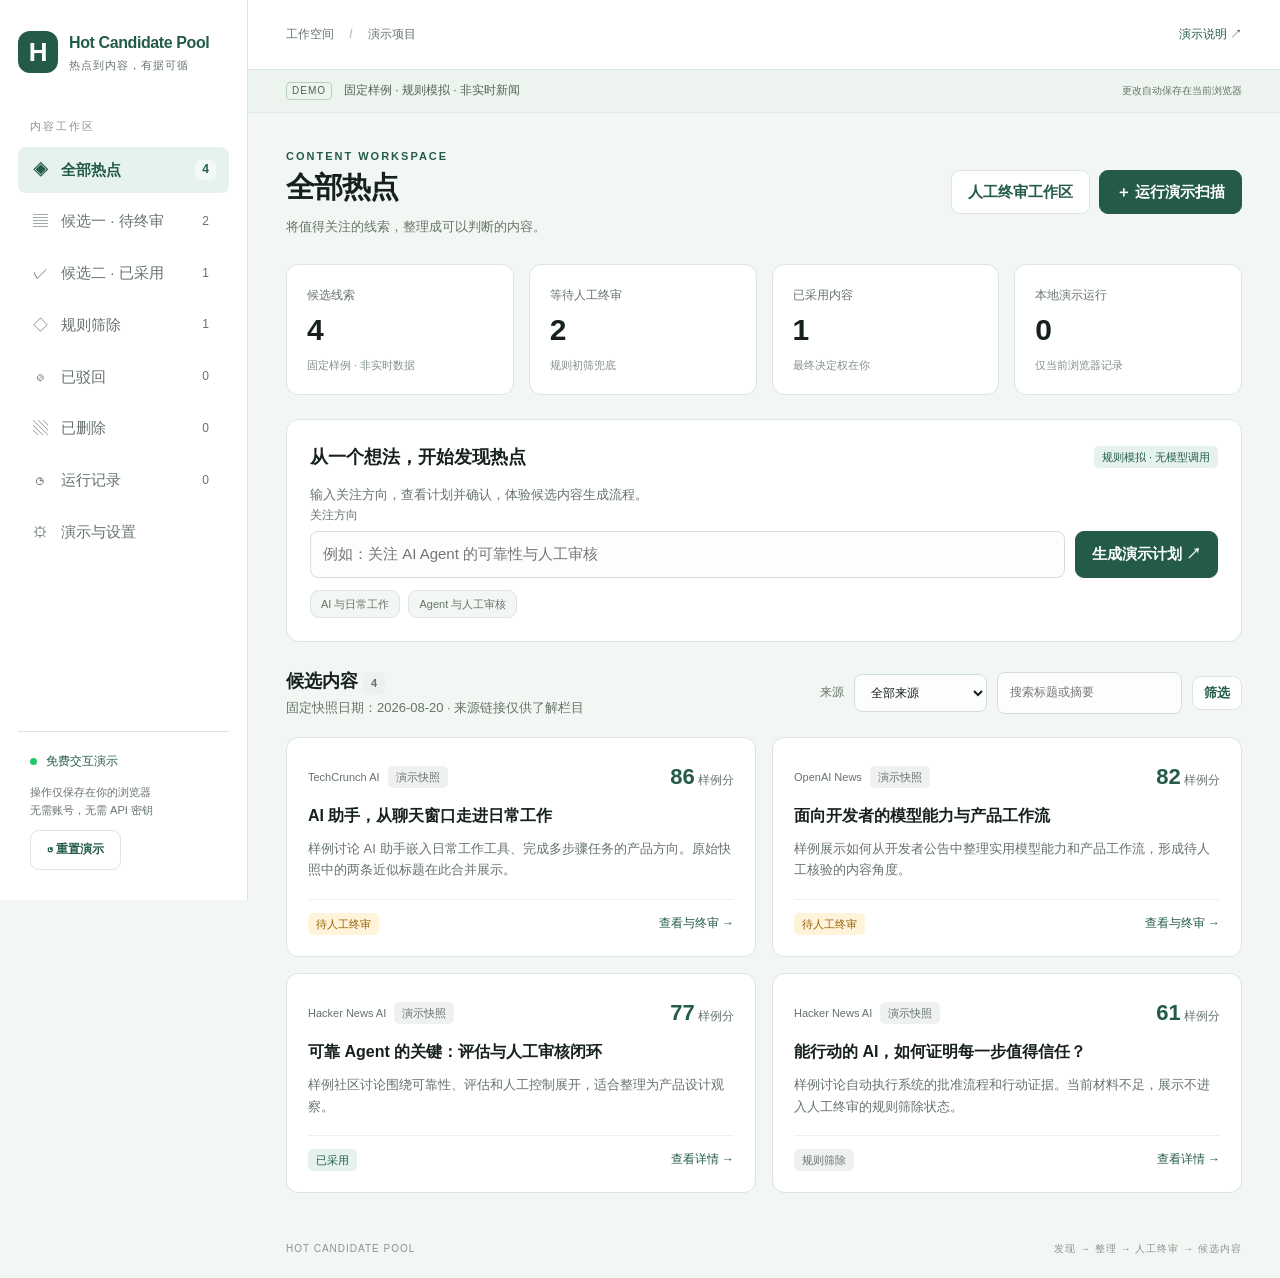
<file: demo/index.html>
<!doctype html>
<html lang="zh-CN">
<head>
  <meta charset="utf-8">
  <meta name="viewport" content="width=device-width,initial-scale=1">
  <meta name="description" content="从热点发现到人工终审，体验每日热点候选内容池的完整工作流。免费交互演示。">
  <title>候选内容池 · 交互演示</title>
  <link rel="icon" href="favicon.svg" type="image/svg+xml">
  <link rel="stylesheet" href="style.css">
  <script src="app.js" defer></script>
</head>
<body>
  <a class="skip" href="#main">跳到内容</a>
  <aside>
    <a class="brand" href="#/candidates"><span class="mark">H</span><span>Hot Candidate Pool<small>热点到内容，有据可循</small></span></a>
    <div class="nav-label">内容工作区</div>
    <nav id="nav" aria-label="主导航"></nav>
    <div class="side-bottom"><span class="dot"></span> 免费交互演示<p>操作仅保存在你的浏览器<br>无需账号，无需 API 密钥</p><button id="reset" class="quiet">↺ 重置演示</button></div>
  </aside>
  <div class="workspace">
    <header><span>工作空间 <b>/</b> 演示项目</span><a href="#/settings">演示说明 ↗</a></header>
    <div class="notice"><span>DEMO</span> 固定样例 · 规则模拟 · 非实时新闻 <small id="storage-note">更改自动保存在当前浏览器</small></div>
    <main id="main" tabindex="-1"></main>
    <footer>HOT CANDIDATE POOL <span>发现 → 整理 → 人工终审 → 候选内容</span></footer>
  </div>
  <div id="toast" role="status" aria-live="polite"></div>
  <dialog id="reset-dialog"><h2>重新开始演示？</h2><p>将清除本浏览器中的审核、聊天和运行记录，恢复初始样例。</p><form method="dialog"><button value="cancel" class="secondary">取消</button><button value="reset">重置全部样例</button></form></dialog>
  <noscript>此交互演示需要启用 JavaScript。完整 Python 应用可从 GitHub 仓库下载运行。</noscript>
</body>
</html>
</file>
<file: demo/style.css>
:root{color-scheme:light;--ink:#17211c;--muted:#66736b;--line:#dce5df;--paper:#f3f7f4;--forest:#245b48;--soft:#e6f2ec}
*{box-sizing:border-box}body{margin:0;background:var(--paper);color:var(--ink);font:15px/1.65 "Segoe UI","Microsoft YaHei",Arial,sans-serif}a{color:var(--forest);text-decoration:none}button,input,textarea,select{font:inherit}button,a,input,select,textarea{touch-action:manipulation}button{cursor:pointer;border:1px solid var(--forest);background:var(--forest);color:#fff;border-radius:9px;padding:9px 16px;font-weight:600}button:hover{filter:brightness(.94)}button:disabled{opacity:.5;cursor:default}button.secondary,.quiet{background:white;color:var(--forest);border-color:var(--line)}button.danger{background:#fff;color:#b83b45;border-color:#ebcbd0}button.small{padding:5px 11px;font-size:13px}:focus-visible{outline:3px solid #b86b08;outline-offset:3px}aside{position:fixed;inset:0 auto 0 0;width:248px;background:white;border-right:1px solid var(--line);padding:30px 18px;display:flex;flex-direction:column}.brand{display:flex;gap:11px;align-items:center;font-size:16px;font-weight:750;letter-spacing:-.4px}.brand small{display:block;font-size:11px;color:var(--muted);font-weight:400;letter-spacing:1px}.mark{background:var(--forest);color:white;border-radius:12px;width:40px;height:42px;display:grid;place-items:center;font-size:26px}.nav-label{font-size:11px;color:#8a968f;letter-spacing:2px;margin:42px 12px 12px}nav{display:grid;gap:5px}nav a{display:flex;align-items:center;gap:12px;padding:11px 13px;color:var(--muted);border-radius:8px}nav a.active{background:var(--soft);color:var(--forest);font-weight:650}nav a:hover{background:var(--paper)}nav a span:first-child{width:18px;text-align:center}nav .count{margin-left:auto;font-size:12px;background:#fff8;padding:0 7px;border-radius:5px}.side-bottom{margin-top:auto;padding:20px 12px 0;border-top:1px solid var(--line);font-size:12px;color:var(--forest)}.side-bottom p{color:var(--muted);font-size:11px}.dot{display:inline-block;width:7px;height:7px;border-radius:50%;background:#24c768;margin-right:6px}.workspace{margin-left:248px}header{height:70px;background:#fff;border-bottom:1px solid var(--line);display:flex;align-items:center;justify-content:space-between;padding:0 38px;color:var(--muted);font-size:12px}header b{margin:0 12px;color:#bac7bf}header a{font-size:12px}.notice{padding:11px 38px;border-bottom:1px solid #e3e9e5;background:#edf4ef;font-size:12px;color:#506358;display:flex;gap:12px;align-items:center}.notice>span{font-size:10px;letter-spacing:1px;border:1px solid #b8cfbf;border-radius:4px;padding:0 5px}.notice small{margin-left:auto;color:var(--muted)}main{max-width:1340px;margin:auto;padding:34px 38px 48px;min-height:calc(100vh - 175px)}.eyebrow{font-size:11px;letter-spacing:2px;color:var(--forest);font-weight:650;margin-bottom:4px}h1{font-size:29px;line-height:1.3;letter-spacing:-1px;margin:0 0 9px}h2{font-size:18px;margin:0}h3{font-size:16px;line-height:1.5;margin:9px 0}.muted,.subtitle{color:var(--muted)}.subtitle{margin:0;font-size:13px}.heading{display:flex;justify-content:space-between;align-items:center;gap:16px;margin-bottom:27px}.actions{display:flex;gap:9px;flex-wrap:wrap;align-items:center}.stats{display:grid;grid-template-columns:repeat(4,1fr);gap:15px;margin-bottom:24px}.stat{background:white;border:1px solid var(--line);border-radius:12px;padding:17px 20px}.stat small{color:var(--muted);font-size:12px}.stat strong{display:block;font-size:30px;font-weight:600;line-height:1.5}.stat em{font-size:11px;color:#849087;font-style:normal}.panel{background:white;border:1px solid var(--line);border-radius:13px;padding:23px;margin-bottom:23px}.panel-top{display:flex;align-items:center;justify-content:space-between;gap:10px;margin-bottom:12px}.badge{display:inline-block;padding:2px 8px;border-radius:5px;background:var(--soft);color:var(--forest);font-size:11px;white-space:nowrap}.badge.amber{background:#fff3d9;color:#96620b}.badge.gray{background:#eff1f0;color:#65736b}.badge.red{background:#fde8ea;color:#a9464e}textarea,input,select{border:1px solid #d4dfd8;border-radius:8px;background:#fcfdfc;padding:10px 12px;color:var(--ink);max-width:100%}textarea{width:100%;resize:vertical;min-height:83px}input{min-width:0}label{display:block;font-size:12px;color:var(--muted);margin-bottom:6px}.compose{display:flex;align-items:stretch;gap:10px}.compose input{flex:1}.prompts{display:flex;gap:8px;flex-wrap:wrap;margin-top:12px}.prompts button{background:var(--paper);border-color:var(--line);color:var(--muted);font-size:11px;font-weight:400;padding:4px 10px}.chat-history{font-size:13px;max-height:180px;overflow:auto}.chat-history p{background:var(--paper);padding:9px 12px;border-radius:8px;overflow-wrap:anywhere}.plan{padding:15px;border:1px solid #b6d1c1;background:#f4faf6;border-radius:8px;margin-top:15px}.plan p{margin:5px 0 12px;font-size:13px}.toolbar{display:flex;justify-content:space-between;align-items:center;gap:12px;margin:25px 0 18px}.toolbar .filters{display:flex;gap:10px;align-items:center}.toolbar label{margin:0}.toolbar input{width:185px;font-size:12px}.toolbar select{font-size:12px}.cards{display:grid;grid-template-columns:repeat(2,minmax(0,1fr));gap:16px}.card{border:1px solid var(--line);background:white;border-radius:12px;padding:21px;transition:box-shadow .15s,transform .15s}.card:hover{box-shadow:0 9px 28px #1c3d4510;transform:translateY(-2px)}.card-meta{display:flex;align-items:center;gap:8px;font-size:11px;color:var(--muted)}.card-meta .number{margin-left:auto;font-size:12px}.card-meta .number strong{font-size:22px;color:var(--forest);font-weight:600}.card h3 a{color:var(--ink)}.card p{font-size:13px;color:var(--muted);margin:10px 0 18px}.card-bottom{border-top:1px solid #edf1ee;padding-top:13px;display:flex;align-items:center;justify-content:space-between;gap:9px;font-size:12px}.empty{padding:45px 20px;text-align:center;background:white;border:1px dashed #bfcec4;border-radius:12px;color:var(--muted);grid-column:1/-1}.detail-grid{display:grid;grid-template-columns:minmax(0,1.6fr) minmax(250px,1fr);gap:22px}.detail-grid p{font-size:14px;overflow-wrap:anywhere}.detail-grid .panel{margin-bottom:18px}.facts{display:grid;grid-template-columns:1fr 1fr;gap:12px;margin-top:18px}.facts div{background:var(--paper);border-radius:8px;padding:10px;font-size:12px}.facts strong{display:block;color:var(--forest);font-size:18px}.history{list-style:none;padding:0;margin:10px 0}.history li{border-bottom:1px solid var(--line);padding:10px 0;font-size:12px;overflow-wrap:anywhere}.history small{color:var(--muted)}.run{display:flex;align-items:center;gap:16px;padding:17px 0;border-bottom:1px solid var(--line)}.run:last-child{border:0}.run p{margin:0;font-size:13px}.run small{color:var(--muted)}.run .badge{margin-left:auto}.steps{display:flex;gap:9px;flex-wrap:wrap;margin:18px 0;color:var(--forest);font-size:12px}.steps span{padding:6px 10px;background:var(--soft);border-radius:6px}.settings p{max-width:730px;color:var(--muted)}footer{max-width:1340px;margin:auto;padding:0 38px 20px;color:#8a968f;font-size:10px;letter-spacing:1px;display:flex;justify-content:space-between}#toast{position:fixed;bottom:24px;left:50%;transform:translateX(-50%);background:#173f31;color:white;padding:10px 20px;border-radius:9px;z-index:50;box-shadow:0 4px 20px #0002;pointer-events:none;opacity:0;max-width:90vw;font-size:13px}#toast.visible{opacity:1}dialog{border:1px solid var(--line);border-radius:14px;padding:25px;max-width:480px;width:90vw}dialog::backdrop{background:#17211c66}dialog form{display:flex;justify-content:flex-end;gap:10px}.skip{position:fixed;top:-60px;z-index:100;padding:10px;background:white}.skip:focus{top:5px}noscript{display:block;padding:20px;background:#fff3d9}details summary{cursor:pointer;color:var(--forest)}.back{display:inline-block;margin-bottom:19px;font-size:13px}
.notice:has(.storage-warning){flex-wrap:wrap}.notice .storage-warning{display:block!important;color:#96620b;margin-left:0;flex-basis:100%}
@media(min-width:1500px){main{padding-top:44px}.cards{grid-template-columns:repeat(3,minmax(0,1fr))}}
@media(max-width:1000px){aside{width:210px;padding:25px 12px}.workspace{margin-left:210px}.brand{font-size:14px}main{padding:26px 24px}.notice,header{padding-left:24px;padding-right:24px}.detail-grid{grid-template-columns:1fr}.toolbar{align-items:flex-start;flex-direction:column}.stats{gap:10px}.stat{padding:13px}.cards{grid-template-columns:1fr}.notice small{display:none}}
@media(max-width:680px){aside{position:static;width:auto;padding:16px;border-right:0;border-bottom:1px solid var(--line)}.brand{font-size:16px}.nav-label,.side-bottom{display:none}nav{display:flex;overflow:auto;margin-top:14px;gap:5px}nav a{white-space:nowrap;font-size:12px;padding:7px 10px}nav a span:first-child{display:none}.workspace{margin-left:0}header{height:47px;padding:0 18px}.notice{padding:9px 18px;font-size:10px;gap:7px}main{padding:23px 18px}.heading{align-items:flex-start;flex-direction:column;margin-bottom:20px}h1{font-size:26px}.stats{grid-template-columns:1fr 1fr;gap:9px}.stat strong{font-size:25px}.panel{padding:17px}.compose{flex-direction:column}.toolbar .filters{width:100%;flex-wrap:wrap}.toolbar input{flex:1;width:120px}.card{padding:17px}.detail-grid{gap:0}footer{padding:0 18px 20px}footer span{display:none}.run{flex-wrap:wrap}.actions button{padding:8px 12px}.panel-top{align-items:flex-start}.subtitle{font-size:12px}}
</file>
